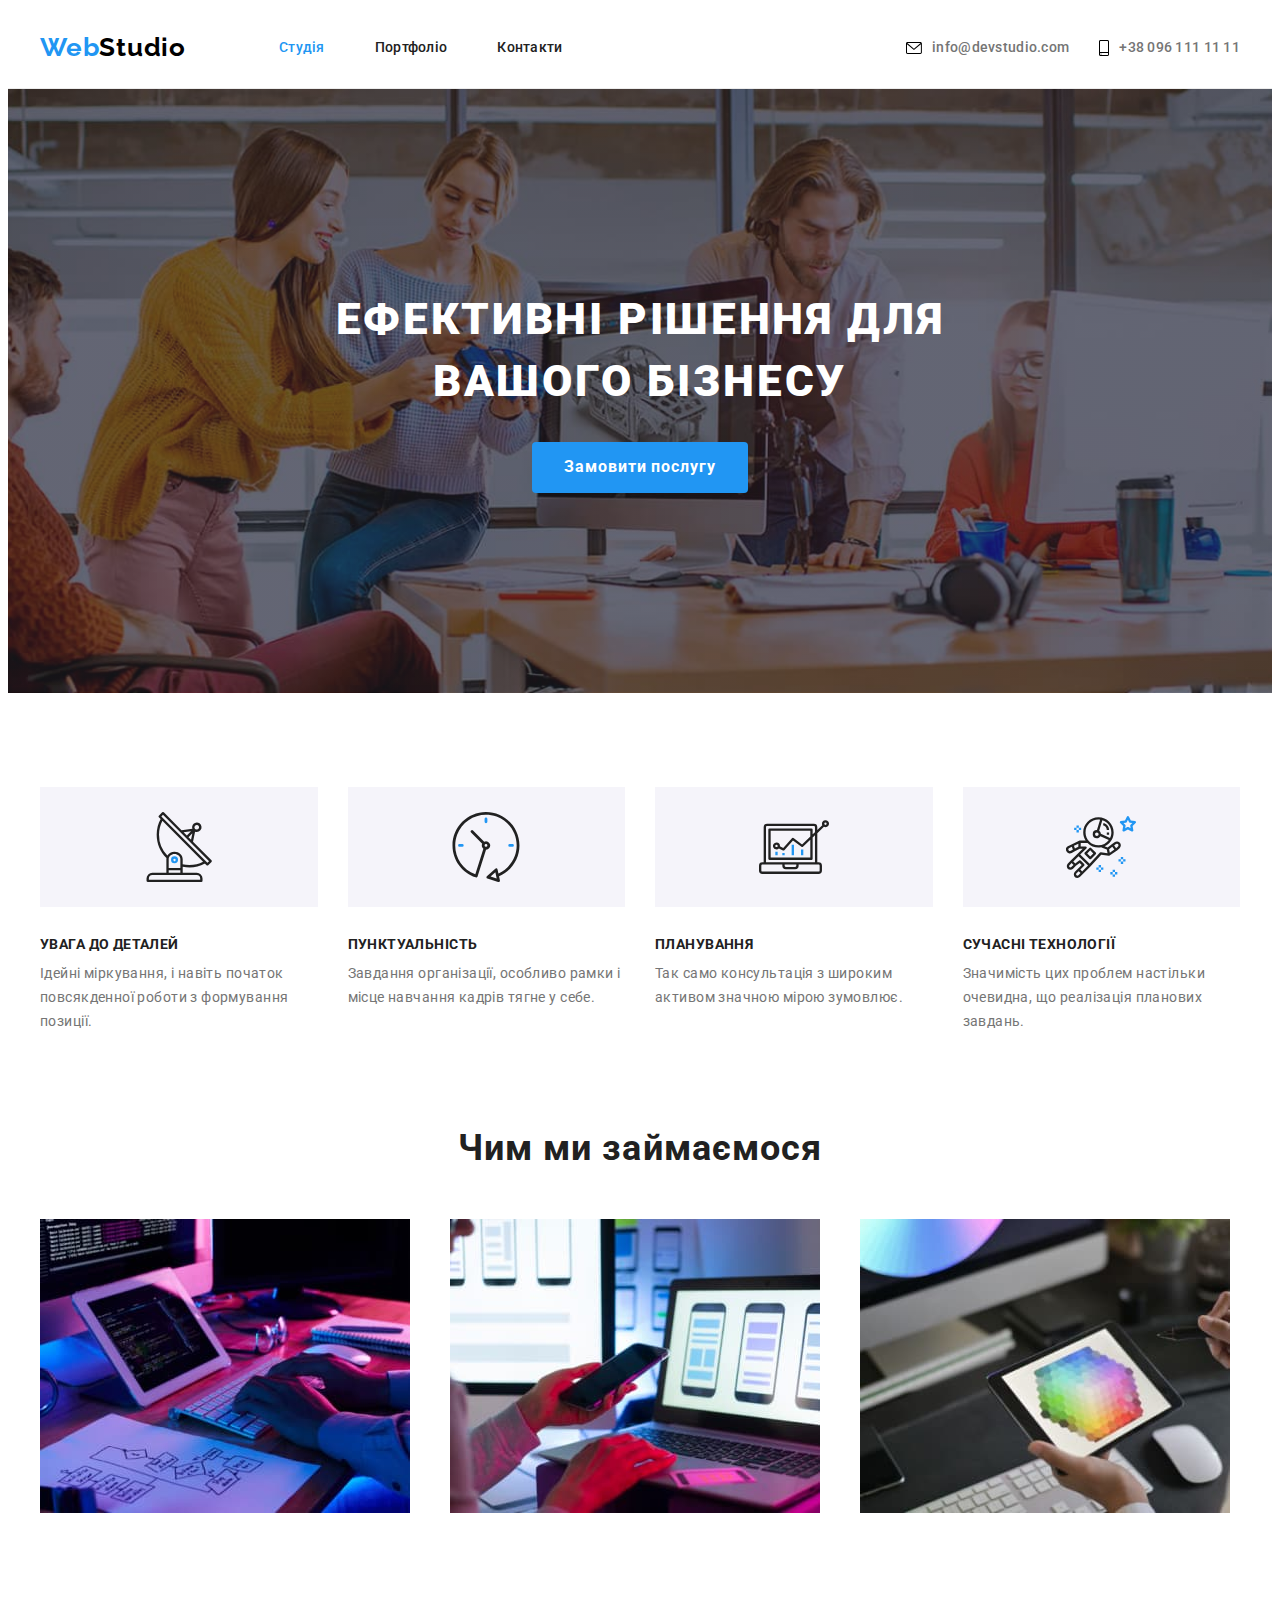
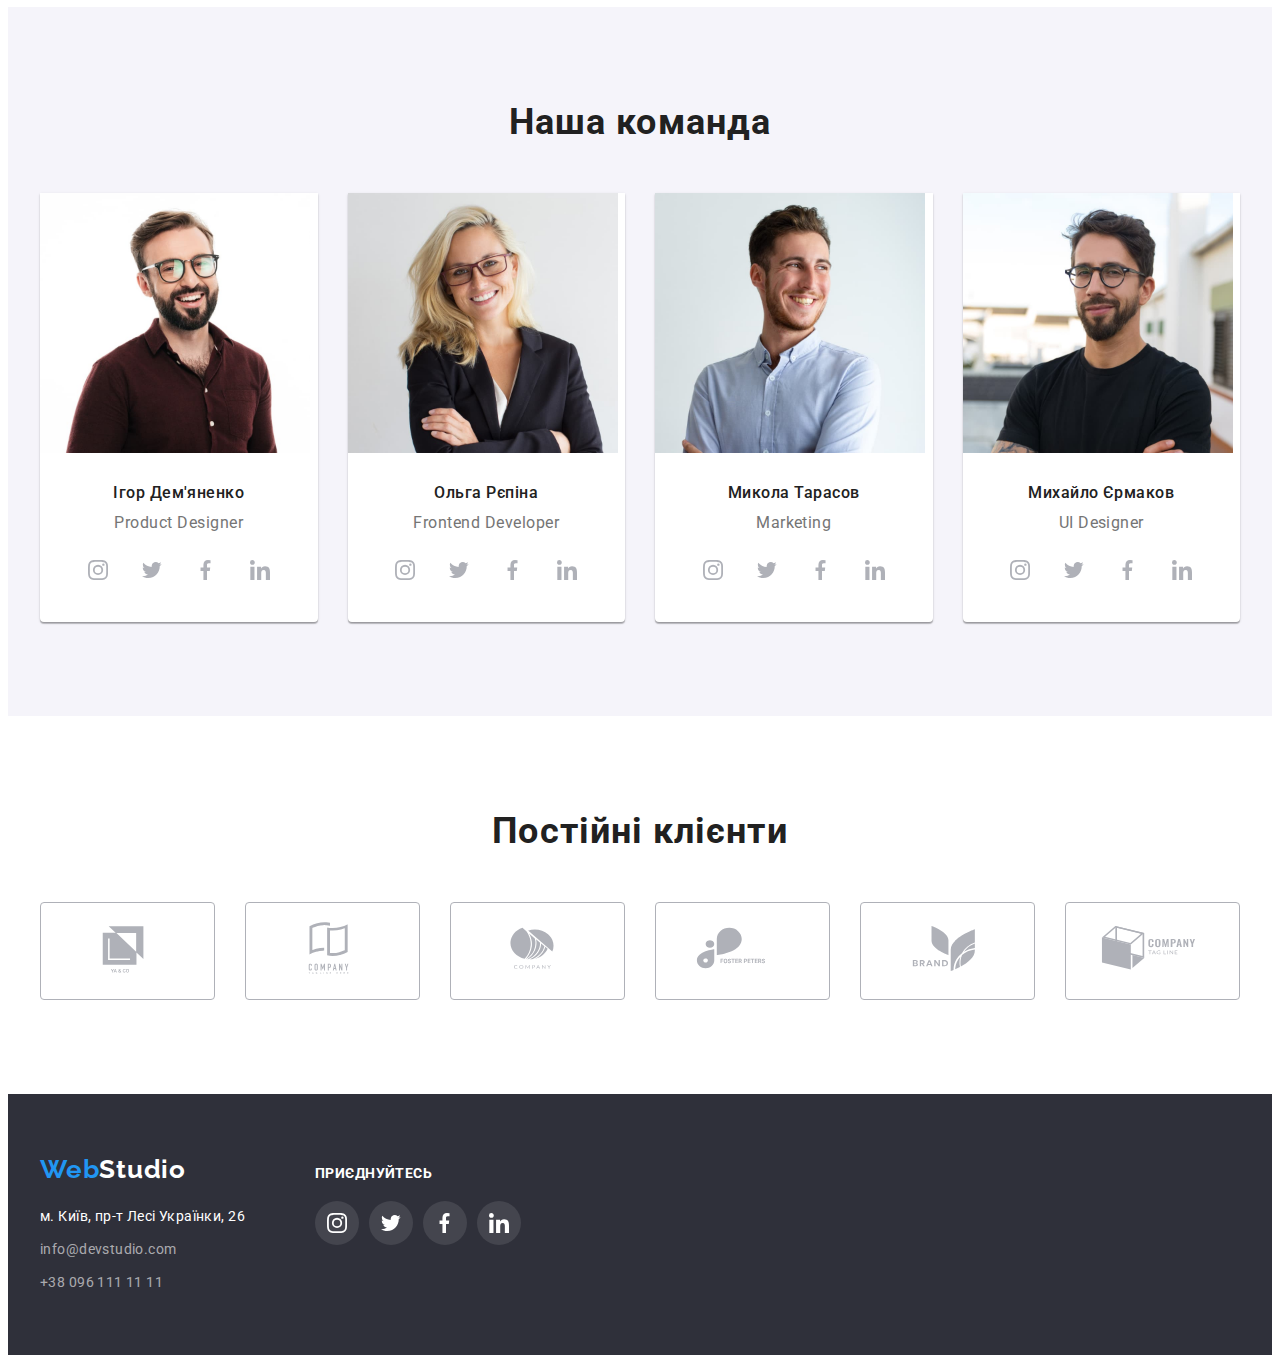
<file: index.html>
<!DOCTYPE html>
<!-- установить язык страницы -->
<html lang="uk">

<head>
  <meta charset="UTF-8">
  <meta http-equiv="X-UA-Compatible" content="IE=edge">
  <meta name="viewport" content="width=device-width, initial-scale=1.0">
  <title>WebStudio</title>
  <!-- подключение шрифтов -->
  <link rel="preconnect" href="https://fonts.googleapis.com">
  <link rel="preconnect" href="https://fonts.gstatic.com" crossorigin>
  <link href="https://fonts.googleapis.com/css2?family=Raleway:wght@700&family=Roboto:wght@400;500;700;900&display=swap"
    rel="stylesheet">
  <!-- нормализатор modern-normalize -->
  <link rel="stylesheet" href="https://cdnjs.cloudflare.com/ajax/libs/modern-normalize/1.1.0/modern-normalize.min.css"
    integrity="sha512-wpPYUAdjBVSE4KJnH1VR1HeZfpl1ub8YT/NKx4PuQ5NmX2tKuGu6U/JRp5y+Y8XG2tV+wKQpNHVUX03MfMFn9Q=="
    crossorigin="anonymous" referrerpolicy="no-referrer" />
  <!-- подключение стилей -->
  <link rel="stylesheet" href="./css/styles.css">
</head>

<body>

  <header class="header">
    <div class="container">

      <a class="logo link" href="./index.html" lang="en">
        <span class="accent-color">Web</span><span class="secondary-color">Studio</span></a>

      <nav>
        <ul class="site-nav list">
          <li class="item-nav"><a class="link-nav link current" href="">Студія</a></li>
          <li class="item-nav"><a class="link-nav link" href="./portfolio.html">Портфоліо</a></li>
          <li class="item-nav"><a class="link-nav link" href="">Контакти</a></li>
        </ul>
      </nav>

      <ul class="contact-header list">

        <li class="item-contact">
          <a class="link-contact link" href="mailto:info@devstudio.com">
            <svg width="16" height="12">
              <use href="./images/symbol-defs.svg#icon-envelope"></use>
            </svg>info@devstudio.com</a>
        </li>

        <li class="item-contact">
          <a class="link-contact link" href="tel:+380961111111">
            <svg width="10" height="16">
              <use href="./images/symbol-defs.svg#icon-smartphone"></use>
            </svg>+38 096 111 11 11</a>
        </li>
      </ul>
    </div>
  </header>

  <main>

    <!-- hero -->
    <section class="section hero">
      <div class="container">
        <h1 class="title-hero">Ефективні рішення для<br>вашого бізнесу</h1>

        <button class="button-hero" type="button">Замовити послугу</button>
      </div>
    </section>

    <!-- features -->
    <section class="section">
      <div class="container">
        <h2 class="visually-hidden">Особлівості студії</h2>

        <ul class="list-features list">

          <li class="item-features icon-antenna">
            <div class="icon-box">
              <svg width="70" height="70">
                <use href="./images/symbol-defs.svg#icon-antenna"></use>
              </svg>
            </div>
            <h3 class="title-features">УВАГА ДО ДЕТАЛЕЙ</h3>
            <p class="text-features">Ідейні міркування, і навіть початок повсякденної роботи з формування позиції.</p>
          </li>

          <li class="item-features icon-clock">
            <div class="icon-box">
              <svg width="70" height="70">
                <use href="./images/symbol-defs.svg#icon-clock"></use>
              </svg>
            </div>
            <h3 class="title-features">ПУНКТУАЛЬНІСТЬ</h3>
            <p class="text-features">Завдання організації, особливо рамки і місце навчання кадрів тягне у себе.</p>
          </li>

          <li class="item-features icon-diagram">
            <div class="icon-box">
              <svg width="70" height="70">
                <use href="./images/symbol-defs.svg#icon-diagram"></use>
              </svg>
            </div>
            <h3 class="title-features">ПЛАНУВАННЯ</h3>
            <p class="text-features">Так само консультація з широким активом значною мірою зумовлює.</p>
          </li>

          <li class="item-features icon-astronaut">
            <div class="icon-box">
              <svg width="70" height="70">
                <use href="./images/symbol-defs.svg#icon-astronaut"></use>
              </svg>
            </div>
            <h3 class="title-features">СУЧАСНІ ТЕХНОЛОГІЇ</h3>
            <p class="text-features">Значимість цих проблем настільки очевидна, що реалізація планових завдань.</p>
          </li>
        </ul>
      </div>
    </section>

    <!-- services -->
    <section class="section services">
      <div class="container">
        <h2 class="title">Чим ми займаємося</h2>
        <ul class="list-services list">

          <li class="item-services">
            <a href="#">
              <img class="image" src="./images/box-1.jpg"
                alt="Робочий стіл на якому стоїть монітор, планшет, руки людини набирають текст на клавіатурі, поряд лист бумаги з схемою"
                width="370">
            </a>
          </li>

          <li class="item-services">
            <a href="#">
              <img class="image" src="./images/box-2.jpg"
                alt="Руки держать мобільний телефон, на єкрані ноутбука зображено 3 мобільних телефона" width="370">
            </a>
          </li>

          <li class="item-services">
            <a href="#">
              <img class="image" src="./images/box-3.jpg"
                alt="Руки держать планшет, на якому зображено кольорову фігуру" width="370">
            </a>
          </li>
        </ul>
      </div>
    </section>

    <!-- staff -->
    <section class="section staff">
      <div class="container">

        <h2 class="title">Наша команда</h2>

        <ul class="list-staff list">

          <!-- Card 1 -->
          <li class="item-staff">
            <img class="image" src="./images/img-1.jpg" alt="Зображення Ігора Дем'яненка" width="270">
            <div class="description">
              <h3 class="title-staff">Ігор Дем'яненко</h3>
              <p class="text-staff" lang="en">Product Designer</p>
              <ul class="socials list">
                <li class="item-socials">
                  <a class="link-socials link" href="">
                    <svg width="20" height="20">
                      <use href="./images/symbol-defs.svg#icon-instagram"></use>
                    </svg>
                  </a>
                </li>

                <li class="item-socials">
                  <a class="link-socials link" href="">
                    <svg width="20" height="20">
                      <use href="./images/symbol-defs.svg#icon-twitter"></use>
                    </svg>
                  </a>
                </li>

                <li class="item-socials">
                  <a class="link-socials link" href="">
                    <svg width="20" height="20">
                      <use href="./images/symbol-defs.svg#icon-facebook"></use>
                    </svg>
                  </a>
                </li>

                <li class="item-socials">
                  <a class="link-socials link" href="">
                    <svg width="20" height="20">
                      <use href="./images/symbol-defs.svg#icon-linkedin"></use>
                    </svg>
                  </a>
                </li>
              </ul>
            </div>

          </li>

          <!-- Cadr 2 -->
          <li class="item-staff">
            <img class="image" src="./images/img-2.jpg" alt="Зображення Ольги Рєпіної" width="270">
            <div class="description">
              <h3 class="title-staff">Ольга Рєпіна</h3>
              <p class="text-staff" lang="en">Frontend Developer</p>

              <ul class="socials list">
                <li class="item-socials">
                  <a class="link-socials link" href="">
                    <svg width="20" height="20">
                      <use href="./images/symbol-defs.svg#icon-instagram"></use>
                    </svg>
                  </a>
                </li>

                <li class="item-socials">
                  <a class="link-socials link" href="">
                    <svg width="20" height="20">
                      <use href="./images/symbol-defs.svg#icon-twitter"></use>
                    </svg>
                  </a>
                </li>

                <li class="item-socials">
                  <a class="link-socials link" href="">
                    <svg width="20" height="20">
                      <use href="./images/symbol-defs.svg#icon-facebook"></use>
                    </svg>
                  </a>
                </li>

                <li class="item-socials">
                  <a class="link-socials link" href="">
                    <svg width="20" height="20">
                      <use href="./images/symbol-defs.svg#icon-linkedin"></use>
                    </svg>
                  </a>
                </li>
              </ul>
            </div>
          </li>

          <!-- Card 3 -->
          <li class="item-staff">
            <img class="image" src="./images/img-3.jpg" alt="Зображення Миколи Тарасова" width="270">
            <div class="description">
              <h3 class="title-staff">Микола Тарасов</h3>
              <p class="text-staff" lang="en">Marketing</p>

              <ul class="socials list">
                <li class="item-socials">
                  <a class="link-socials link" href="">
                    <svg width="20" height="20">
                      <use href="./images/symbol-defs.svg#icon-instagram"></use>
                    </svg>
                  </a>
                </li>

                <li class="item-socials">
                  <a class="link-socials link" href="">
                    <svg width="20" height="20">
                      <use href="./images/symbol-defs.svg#icon-twitter"></use>
                    </svg>
                  </a>
                </li>

                <li class="item-socials">
                  <a class="link-socials link" href="">
                    <svg width="20" height="20">
                      <use href="./images/symbol-defs.svg#icon-facebook"></use>
                    </svg>
                  </a>
                </li>

                <li class="item-socials">
                  <a class="link-socials link" href="">
                    <svg width="20" height="20">
                      <use href="./images/symbol-defs.svg#icon-linkedin"></use>
                    </svg>
                  </a>
                </li>
              </ul>
            </div>
          </li>

          <!-- cadr 4 -->
          <li class="item-staff">
            <img class="image" src="./images/img-4.jpg" alt="Зображення Михайла Єрмакова" width="270">
            <div class="description">
              <h3 class="title-staff">Михайло Єрмаков</h3>
              <p class="text-staff" lang="en">UI Designer</p>

              <ul class="socials list">
                <li class="item-socials">
                  <a class="link-socials link" href="">
                    <svg width="20" height="20">
                      <use href="./images/symbol-defs.svg#icon-instagram"></use>
                    </svg>
                  </a>
                </li>

                <li class="item-socials">
                  <a class="link-socials link" href="">
                    <svg width="20" height="20">
                      <use href="./images/symbol-defs.svg#icon-twitter"></use>
                    </svg>
                  </a>
                </li>

                <li class="item-socials">
                  <a class="link-socials link" href="">
                    <svg width="20" height="20">
                      <use href="./images/symbol-defs.svg#icon-facebook"></use>
                    </svg>
                  </a>
                </li>

                <li class="item-socials">
                  <a class="link-socials link" href="">
                    <svg width="20" height="20">
                      <use href="./images/symbol-defs.svg#icon-linkedin"></use>
                    </svg>
                  </a>
                </li>
              </ul>
            </div>
          </li>
        </ul>
      </div>
    </section>

    <!-- customers -->
    <section class="section customers">
      <div class="container">

        <h2 class="title">Постійні клієнти</h2>

        <ul class="list-customers list">

          <li class="item-customers">
            <a class="link-customers link" href="">
              <svg width="106" height="60">
                <use class="icon-customers" href="./images/symbol-defs.svg#icon-logo-1"></use>
              </svg>
            </a>
          </li>

          <li class="item-customers">
            <a class="link-customers link" href="">
              <svg width="106" height="60">
                <use class="icon-customers" href="./images/symbol-defs.svg#icon-logo-2"></use>
              </svg>
            </a>
          </li>

          <li class="item-customers">
            <a class="link-customers link" href="">
              <svg width="106" height="60">
                <use class="icon-customers" href="./images/symbol-defs.svg#icon-logo-3"></use>
              </svg>
            </a>
          </li>

          <li class="item-customers">
            <a class="link-customers link" href="">
              <svg width="106" height="60">
                <use class="icon-customers" href="./images/symbol-defs.svg#icon-logo-4"></use>
              </svg>
            </a>
          </li>

          <li class="item-customers">
            <a class="link-customers link" href="">
              <svg width="106" height="60">
                <use class="icon-customers" href="./images/symbol-defs.svg#icon-logo-5"></use>
              </svg>
            </a>
          </li>

          <li class="item-customers">
            <a class="link-customers link" href="">
              <svg width="106" height="60">
                <use class="icon-customers" href="./images/symbol-defs.svg#icon-logo-6"></use>
              </svg>
            </a>
          </li>

        </ul>
      </div>
    </section>
  </main>

  <footer class="footer">
    <div class="container">
      <div class="list-footer list">
        <div class="item-footer">
          <a class="logo link" href="./index.html" lang="en">
            <span class="accent-color">Web</span><span class="secondary-color">Studio</span></a>

          <address>
            <ul class="contact-footer list">
              <li class="item-contact address">м. Київ, пр-т Лесі Українки, 26</li>
              <li class="item-contact"><a class="link-contact link-footer link"
                  href="mailto:info@devstudio.com">info@devstudio.com</a>
              </li>
              <li class="item-contact"><a class="link-contact link-footer link" href="tel:+380961111111">+38 096 111 11
                  11</a></li>
            </ul>
          </address>
        </div>
        <div class="item-footer">
          <h2 class="title-socials">приєднуйтесь</h2>
          <ul class="socials list">
            <li class="item-socials">
              <a class="link-socials footer-socials link" href="">
                <svg width="20" height="20">
                  <use href="./images/symbol-defs.svg#icon-instagram"></use>
                </svg>
              </a>
            </li>

            <li class="item-socials">
              <a class="link-socials footer-socials link" href="">
                <svg width="20" height="20">
                  <use href="./images/symbol-defs.svg#icon-twitter"></use>
                </svg>
              </a>
            </li>

            <li class="item-socials">
              <a class="link-socials footer-socials link" href="">
                <svg width="20" height="20">
                  <use href="./images/symbol-defs.svg#icon-facebook"></use>
                </svg>
              </a>
            </li>

            <li class="item-socials">
              <a class="link-socials footer-socials link" href="">
                <svg width="20" height="20">
                  <use href="./images/symbol-defs.svg#icon-linkedin"></use>
                </svg>
              </a>
            </li>
          </ul>
        </div>
      </div>
    </div>
  </footer>
</body>

</html>
</file>
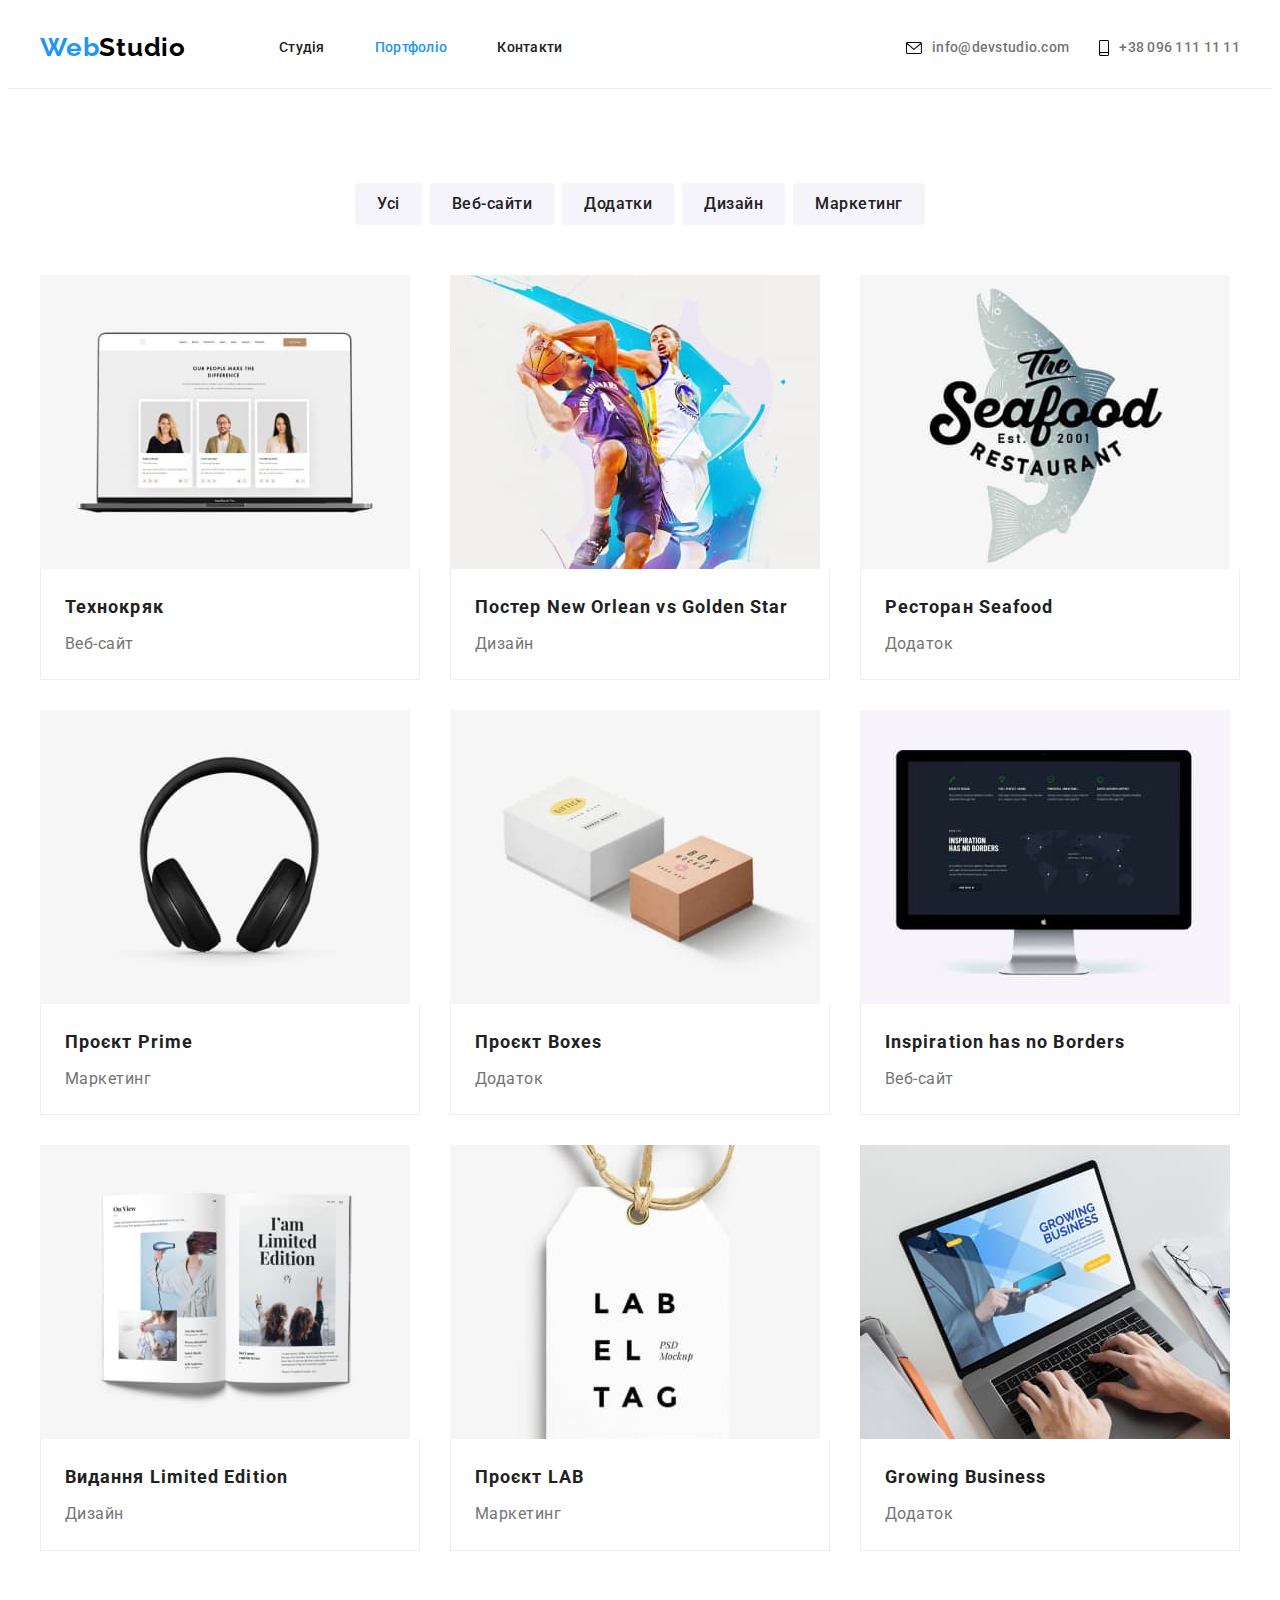
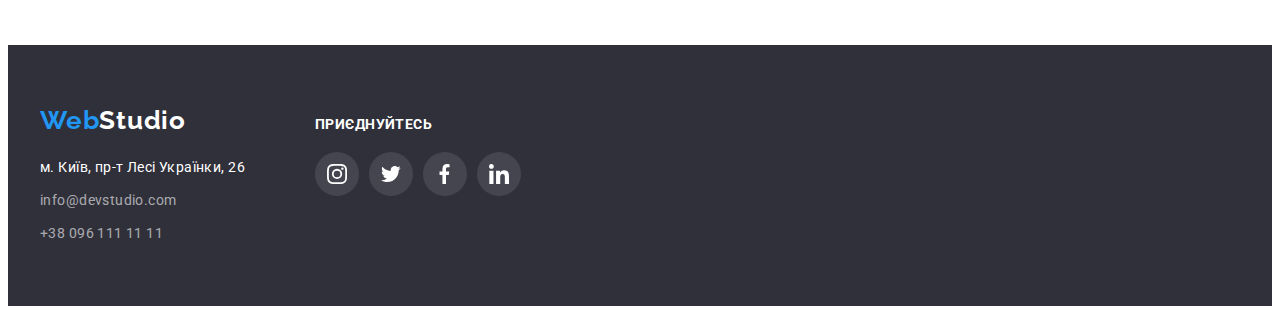
<file: portfolio.html>
<!DOCTYPE html>
<!-- установить язык страницы -->
<html lang="uk">

<head>
  <meta charset="UTF-8">
  <meta http-equiv="X-UA-Compatible" content="IE=edge">
  <meta name="viewport" content="width=device-width, initial-scale=1.0">
  <title>WebStudio</title>
  <!-- подключение шрифтов -->
  <link rel="preconnect" href="https://fonts.googleapis.com">
  <link rel="preconnect" href="https://fonts.gstatic.com" crossorigin>
  <link href="https://fonts.googleapis.com/css2?family=Raleway:wght@700&family=Roboto:wght@400;500;700;900&display=swap"
    rel="stylesheet">
  <!-- нормализатор modern-normalize -->
  <link rel="stylesheet" href="https://cdnjs.cloudflare.com/ajax/libs/modern-normalize/1.1.0/modern-normalize.min.css"
    integrity="sha512-wpPYUAdjBVSE4KJnH1VR1HeZfpl1ub8YT/NKx4PuQ5NmX2tKuGu6U/JRp5y+Y8XG2tV+wKQpNHVUX03MfMFn9Q=="
    crossorigin="anonymous" referrerpolicy="no-referrer" />
  <!-- подключение стилей -->
  <link rel="stylesheet" href="./css/styles.css">
</head>

<body>

  <header class="header">
    <div class="container">

      <a class="logo link" href="./index.html" lang="en">
        <span class="accent-color">Web</span><span class="secondary-color">Studio</span></a>

      <nav>
        <ul class="site-nav list">
          <li class="item-nav"><a class="link-nav link" href="./index.html">Студія</a></li>
          <li class="item-nav"><a class="link-nav link current" href="">Портфоліо</a></li>
          <li class="item-nav"><a class="link-nav link" href="">Контакти</a></li>
        </ul>
      </nav>

      <ul class="contact-header list">

        <li class="item-contact">
          <a class="link-contact link" href="mailto:info@devstudio.com">
            <svg width="16" height="12">
              <use href="./images/symbol-defs.svg#icon-envelope"></use>
            </svg>info@devstudio.com</a>
        </li>

        <li class="item-contact">
          <a class="link-contact link" href="tel:+380961111111">
            <svg width="10" height="16">
              <use href="./images/symbol-defs.svg#icon-smartphone"></use>
            </svg>+38 096 111 11 11</a>
        </li>
      </ul>
    </div>
  </header>

  <main>
    <section class="section portfolio">
      <div class="container">
        <h1 class="visually-hidden">Портфоліо</h1>

        <!-- filter button -->
        <ul class="filter list">
          <li class="item-filter"><button class="button-filter" type="button">Усі</button></li>
          <li class="item-filter"><button class="button-filter" type="button">Веб-сайти</button></li>
          <li class="item-filter"><button class="button-filter" type="button">Додатки</button></li>
          <li class="item-filter"><button class="button-filter" type="button">Дизайн</button></li>
          <li class="item-filter"><button class="button-filter" type="button">Маркетинг</button></li>
        </ul>

        <!-- activities -->
        <ul class="list-activities list">

          <li class="item-activities">
            <a class="link-activities link" href="#">
              <img class="image" src="./images/portf-1.jpg" alt="зображено три фотокартки, на яких зображено троє людей"
                width="370" height="294">
              <div class="description">
                <h2 class="title-activities">Технокряк</h2>
                <p class="text-activities">Веб-сайт</p>
              </div>
            </a>
          </li>

          <li class="item-activities">
            <a class="link-activities link" href="#">
              <img class="image" src="./images/portf-2.jpg" alt="зображено двоє чоловіків, які грають у баскетбол"
                width="370" height="294">
              <div class="description">
                <h2 class="title-activities" lang="en">Постер New Orlean vs Golden Star</h2>
                <p class="text-activities">Дизайн</p>
              </div>
            </a>
          </li>

          <li class="item-activities">
            <a class="link-activities link" href="#">
              <img class="image" src="./images/portf-3.jpg" alt="зображено логотип ресторану морепродуктів" width="370"
                height="294">
              <div class="description">
                <h2 class="title-activities">Ресторан Seafood</h2>
                <p class="text-activities">Додаток</p>
              </div>
            </a>
          </li>

          <li class="item-activities">
            <a class="link-activities link" href="#">
              <img class="image" src="./images/portf-4.jpg" alt="зображено музикальні навушники" width="370"
                height="294">
              <div class="description">
                <h2 class="title-activities">Проєкт <span lang="en">Prime</span></h2>
                <p class="text-activities">Маркетинг</p>
              </div>
            </a>
          </li>

          <li class="item-activities">
            <a class="link-activities link" href="#">
              <img class="image" src="./images/portf-5.jpg" alt="зображено дві коробки з логотипами" width="370"
                height="294">
              <div class="description">
                <h2 class="title-activities">Проєкт <span lang="en">Boxes</span></h2>
                <p class="text-activities">Додаток</p>
              </div>
            </a>
          </li>

          <li class="item-activities">
            <a class="link-activities link" href="#">
              <img class="image" src="./images/portf-6.jpg"
                alt="Зображено монітор, на якому зображено інтернет сторінку" width="370" height="294">
              <div class="description">
                <h2 class="title-activities" lang="en">Inspiration has no Borders</h2>
                <p class="text-activities">Веб-сайт</p>
              </div>
            </a>
          </li>

          <li class="item-activities">
            <a class="link-activities link" href="#">
              <img class="image" src="./images/portf-7.jpg" alt="Зображено відкритий журнал з фоторгафіями" width="370"
                height="294">
              <div class="description">
                <h2 class="title-activities">Видання <span lang="en">Limited Edition</span></h2>
                <p class="text-activities">Дизайн</p>
              </div>
            </a>
          </li>

          <li class="item-activities">
            <a class="link-activities link" href="#">
              <img class="image" src="./images/portf-8.jpg" alt="зображено бумажняний жетон з написом Лаб Ель Таг"
                width="370" height="294">
              <div class="description">
                <h2 class="title-activities">Проєкт LAB</h2>
                <p class="text-activities">Маркетинг</p>
              </div>
            </a>
          </li>

          <li class="item-activities">
            <a class="link-activities link" href="#">
              <img class="image" src="./images/portf-9.jpg" alt="Зображено ноутбук та руки людини на клавіатурі"
                width="370" height="294">
              <div class="description">
                <h2 class="title-activities" lang="en">Growing Business</h2>
                <p class="text-activities">Додаток</p>
              </div>
            </a>
          </li>
        </ul>
      </div>
    </section>
  </main>

  <footer class="footer">
    <div class="container">
      <div class="list-footer list">
        <div class="item-footer">
          <a class="logo link" href="./index.html" lang="en">
            <span class="accent-color">Web</span><span class="secondary-color">Studio</span></a>

          <address>
            <ul class="contact-footer list">
              <li class="item-contact address">м. Київ, пр-т Лесі Українки, 26</li>
              <li class="item-contact"><a class="link-contact link-footer link"
                  href="mailto:info@devstudio.com">info@devstudio.com</a>
              </li>
              <li class="item-contact"><a class="link-contact link-footer link" href="tel:+380961111111">+38 096 111 11
                  11</a></li>
            </ul>
          </address>
        </div>
        <div class="item-footer">
          <h2 class="title-socials">приєднуйтесь</h2>
          <ul class="socials list">
            <li class="item-socials">
              <a class="link-socials footer-socials link" href="">
                <svg width="20" height="20">
                  <use href="./images/symbol-defs.svg#icon-instagram"></use>
                </svg>
              </a>
            </li>

            <li class="item-socials">
              <a class="link-socials footer-socials link" href="">
                <svg width="20" height="20">
                  <use href="./images/symbol-defs.svg#icon-twitter"></use>
                </svg>
              </a>
            </li>

            <li class="item-socials">
              <a class="link-socials footer-socials link" href="">
                <svg width="20" height="20">
                  <use href="./images/symbol-defs.svg#icon-facebook"></use>
                </svg>
              </a>
            </li>

            <li class="item-socials">
              <a class="link-socials footer-socials link" href="">
                <svg width="20" height="20">
                  <use href="./images/symbol-defs.svg#icon-linkedin"></use>
                </svg>
              </a>
            </li>
          </ul>
        </div>
      </div>
    </div>
  </footer>
</body>

</html>
</file>
<file: css/styles.css>
:root {
  --margin-item: 30px;
  --text-main-color: #757575;
  --text-secondary-color: #212121;
  --white-color: #FFFFFF;
  --black-color: #000000;
  --accent-color: #2196F3;
  --accent-secondary-color: #188CE8;
  --bg-primary-color: #2F303A;
  --bg-secondary-color: #F5F5F5;
  --bg-tertiary-color: #F5F4FA;
  --icon-color: #AFB1B8;
}

body {
  color: var(--text-main-color);
  background-color: var(--white-color);
  font-family: 'Roboto', sans-serif;
}

button {
  font-family: 'Roboto', sans-serif;
  cursor: pointer;
}

.list {
  padding: 0;
  margin: 0;
  list-style: none;
}

.link {
  text-decoration: none;
}

h1,
h2,
h3,
p {
  margin: 0;
}

.title {
  margin-bottom: 50px;

  color: var(--text-secondary-color);
  font-weight: 700;
  font-size: 36px;
  line-height: 42px;
  text-align: center;
  letter-spacing: 0.03em;
}

.visually-hidden {
  position: absolute;
  white-space: nowrap;
  width: 1px;
  height: 1px;
  overflow: hidden;
  border: 0;
  padding: 0;
  clip: rect(0 0 0 0);
  clip-path: inset(50%);
  margin: -1px;
}

.section {
  padding-top: 94px;
  padding-bottom: 94px;
}

.container {
  width: 1200px;
  margin: 0 auto;
  padding: 0 15px;
}

.image {
  display: block;
}


/* header */

.header {
  border-bottom-width: 1px;
  border-bottom-style: solid;
  border-bottom-color: #ECECEC;
}

.header .container {
  display: flex;
  align-items: center;
}

.logo {
  font-family: 'Raleway', sans-serif;
  font-weight: 700;
  font-size: 26px;
  line-height: 1.2;
  letter-spacing: 0.03em;
}

.header .logo {
  margin-right: 93px;
}

.header .accent-color {
  color: var(--accent-color);
}

.header .secondary-color {
  color: var(--black-color);
}

.site-nav {
  padding-top: 32px;
  padding-bottom: 32px;
  display: flex;
}

.item-nav:not(:last-child) {
  margin-right: 50px;
}

.link-nav {
  color: var(--text-secondary-color);
}

.link-nav:hover,
.link-nav:focus {
  color: var(--accent-color);
}

.link-nav.current {
  color: var(--accent-color);
}

.site-nav,
.contact-header {
  font-weight: 500;
  font-size: 14px;
  line-height: 1.14;
  letter-spacing: 0.02em;
}

.contact-header {
  margin-left: auto;
  display: flex;
}

.header .item-contact:not(:last-child) {
  margin-right: 30px;
}

.link-contact {
  display: flex;
  align-items: center;
  color: var(--text-main-color);
}

.link-contact>svg {
  margin-right: 10px;
}

.link-contact:hover,
.link-contact:focus {
  fill: var(--accent-color);
  color: var(--accent-color);
}

/* ========== STUDIO PAGE ========== */


/* hero */

.hero {
  max-width: 1600px;
  margin: 0 auto;
  padding-top: 200px;
  padding-bottom: 200px;

  text-align: center;
  background-color: #C4C4C4;
  background-image:
    linear-gradient(to bottom,
      rgba(47, 48, 58, 0.4),
      rgba(47, 48, 58, 0.4)),
    url('../images/hero-bg.jpeg');
  background-repeat: no-repeat;
  background-size: cover;
  background-position: center;
}

.title-hero {
  margin-bottom: 30px;
  color: var(--white-color);
  font-weight: 900;
  font-size: 44px;
  line-height: 1.4;
  letter-spacing: 0.06em;
  text-transform: uppercase;
}

.button-hero {
  padding: 10px 32px;

  color: var(--white-color);
  background-color: var(--accent-color);
  font-weight: 700;
  font-size: 16px;
  line-height: 1.9;
  align-items: center;
  text-align: center;
  letter-spacing: 0.06em;

  border: none;
  border-radius: 4px;
}

.button-hero:hover,
.button-hero:focus {
  background-color: var(--accent-secondary-color);
}


/* features */

.list-features {
  margin-right: calc(-1 * var(--margin-item));
  margin-bottom: calc(-1 * var(--margin-item));
  display: flex;
  flex-wrap: wrap;
}

.item-features {
  margin-right: var(--margin-item);
  margin-bottom: var(--margin-item);
  flex-basis: calc(100% / 4 - var(--margin-item));
}

.item-features:not(:last-child) {
  margin-right: 30px;
}

.icon-box {
  margin-bottom: 30px;
  height: 120px;

  display: flex;
  justify-content: center;
  align-items: center;

  background-color: var(--bg-tertiary-color);
}

.title-features {
  margin-bottom: 10px;

  font-weight: 700;
  font-size: 14px;
  line-height: 1.1;
  letter-spacing: 0.03em;
  text-transform: uppercase;
  text-align: left;

  color: var(--text-secondary-color);
}

.text-features {
  font-size: 14px;
  line-height: 1.7;
  letter-spacing: 0.03em;
}


/* services */

.services {
  padding-top: 0;
}

.list-services {
  margin-right: -30px;
  margin-bottom: -30px;

  display: flex;
  flex-wrap: wrap;
}

.item-services {
  flex-basis: calc(100% / 3 - 30px);
}

.item-services:not(:last-child) {
  margin-right: 30px;
  margin-bottom: 30px;
}


/* staff */

.staff {
  background-color: var(--bg-tertiary-color);
}

.list-staff {
  margin-right: calc(-1 * var(--margin-item));
  margin-bottom: calc(-1 * var(--margin-item));

  display: flex;
  flex-wrap: wrap;
}

.item-staff {
  margin-right: var(--margin-item);
  margin-bottom: var(--margin-item);

  flex-basis: calc(100% / 4 - var(--margin-item));

  background-color: var(--white-color);
  box-shadow: 0px 1px 3px rgba(0, 0, 0, 0.12),
    0px 1px 1px rgba(0, 0, 0, 0.14),
    0px 2px 1px rgba(0, 0, 0, 0.2);
  border-radius: 0px 0px 4px 4px
}

.item-staff:not(:last-child) {
  margin-right: 30px;
}

.staff .description {
  padding-top: 30px;
  padding-bottom: 30px;
}

.title-staff {
  margin-bottom: 10px;

  font-weight: 500;
  font-size: 16px;
  line-height: 1.2;
  text-align: center;
  letter-spacing: 0.03em;

  color: var(--text-secondary-color);
}

.text-staff {
  margin-bottom: 16px;
  font-size: 16px;
  line-height: 1.2;
  text-align: center;
  letter-spacing: 0.03em;
}

.socials {
  display: flex;
  flex-wrap: wrap;
  justify-content: center;
}

.item-socials:not(:last-child) {
  margin-right: 10px;
}

.link-socials {
  width: 44px;
  height: 44px;

  display: flex;
  justify-content: center;
  align-items: center;
  border-radius: 50%;
  background-color: var(--white-color);
  fill: var(--icon-color);
}

.link-socials:hover,
.link-socials:focus,
.link-socials.footer-socials:hover,
.link-socials.footer-socials:focus {
  background-color: var(--accent-color);
  fill: var(--white-color);
}


/* customers */

.list-customers {
  margin-right: calc(-1 * var(--margin-item));
  margin-bottom: calc(-1 * var(--margin-item));
  display: flex;
  flex-wrap: wrap;
}

.item-customers {
  margin-right: var(--margin-item);
  margin-bottom: var(--margin-item);
  flex-basis: calc(100% / 6 - var(--margin-item));

  background-color: var(--white-color);
}

.item-customers:not(:last-child) {
  margin-right: 30px;
}

.link-customers {
  padding: 16px 30px;

  display: block;

  border-width: 1px;
  border-style: solid;
  border-radius: 4px;
  color: var(--icon-color);
}

.icon-customers {
  fill: currentColor;
}

.link-customers:hover,
.link-customers:focus {
  color: var(--accent-color);
  fill: var(--accent-color);
}




/* ========== PORTFOLIO PAGE ========== */

/* filter button */

.filter {
  margin-bottom: 50px;
  display: flex;
  justify-content: center;
}

.item-filter:not(:last-child) {
  margin-right: 8px;
}

.button-filter {
  padding: 8px 22px;

  color: var(--text-secondary-color);
  background-color: var(--bg-tertiary-color);
  font-weight: 500;
  font-size: 16px;
  line-height: 1.6;
  text-align: center;
  letter-spacing: 0.03em;

  border: none;
  border-radius: 4px;
}

.button-filter:hover,
.button-filter:focus {
  color: var(--white-color);
  background-color: var(--accent-color);
  box-shadow: 0px 3px 1px rgba(0, 0, 0, 0.1),
    0px 1px 2px rgba(0, 0, 0, 0.08),
    0px 2px 2px rgba(0, 0, 0, 0.12);
}

/* activities */

.list-activities {
  margin-right: calc(-1 * var(--margin-item));
  margin-bottom: calc(-1 * var(--margin-item));
  display: flex;
  flex-wrap: wrap;
}

.item-activities {
  margin-right: var(--margin-item);
  margin-bottom: var(--margin-item);
  flex-basis: calc((100%) / 3 - var(--margin-item));
}

.link-activities:hover,
.link-activities:focus {
  /* тень работает только на блочных элементах
  поэтому добавлен display block */
  display: block;
  box-shadow: 0px 1px 1px rgba(0, 0, 0, 0.12),
    0px 4px 4px rgba(0, 0, 0, 0.06),
    1px 4px 6px rgba(0, 0, 0, 0.16);
}

.link-activities {
  color: var(--text-secondary-color);
}

.link-activities .description {
  padding: 20px 24px;
  border: 1px solid #EEEEEE;
  border-top-width: 0;
}

.title-activities {
  margin-bottom: 4px;

  color: var(--text-secondary-color);
  font-weight: 700;
  font-size: 18px;
  line-height: 2.0;
  letter-spacing: 0.06em;
  text-align: left;
}

.text-activities {
  color: var(--text-main-color);
  font-size: 16px;
  line-height: 1.9;
  letter-spacing: 0.03em;
}


/* footer */

.footer {
  padding-top: 60px;
  padding-bottom: 60px;

  background-color: var(--bg-primary-color);
}

.list-footer {
  display: flex;
  align-items: baseline;
}


.footer .logo {
  display: inline-block;
  margin-bottom: 20px;
}

.footer .accent-color {
  color: var(--accent-color);
}

.footer .secondary-color {
  color: var(--white-color);
}

.item-footer {
  margin-right: 70px;
}

.contact-footer {
  font-style: normal;
  font-size: 14px;
  line-height: 1.71;
  letter-spacing: 0.03em;
}

.footer .address {
  color: var(--white-color);
}


.footer .item-contact:not(:last-child) {
  margin-bottom: 9px;
}

.link-footer {
  color: rgba(255, 255, 255, 0.6);
}

.title-socials {
  margin-bottom: 20px;

  font-weight: 700;
  font-size: 14px;
  line-height: 1, 1429;
  letter-spacing: 0.03em;
  text-transform: uppercase;

  color: var(--white-color);
}

.link-socials.footer-socials {
  background-color: rgba(255, 255, 255, 0.1);
  fill: var(--white-color);
}
</file>
